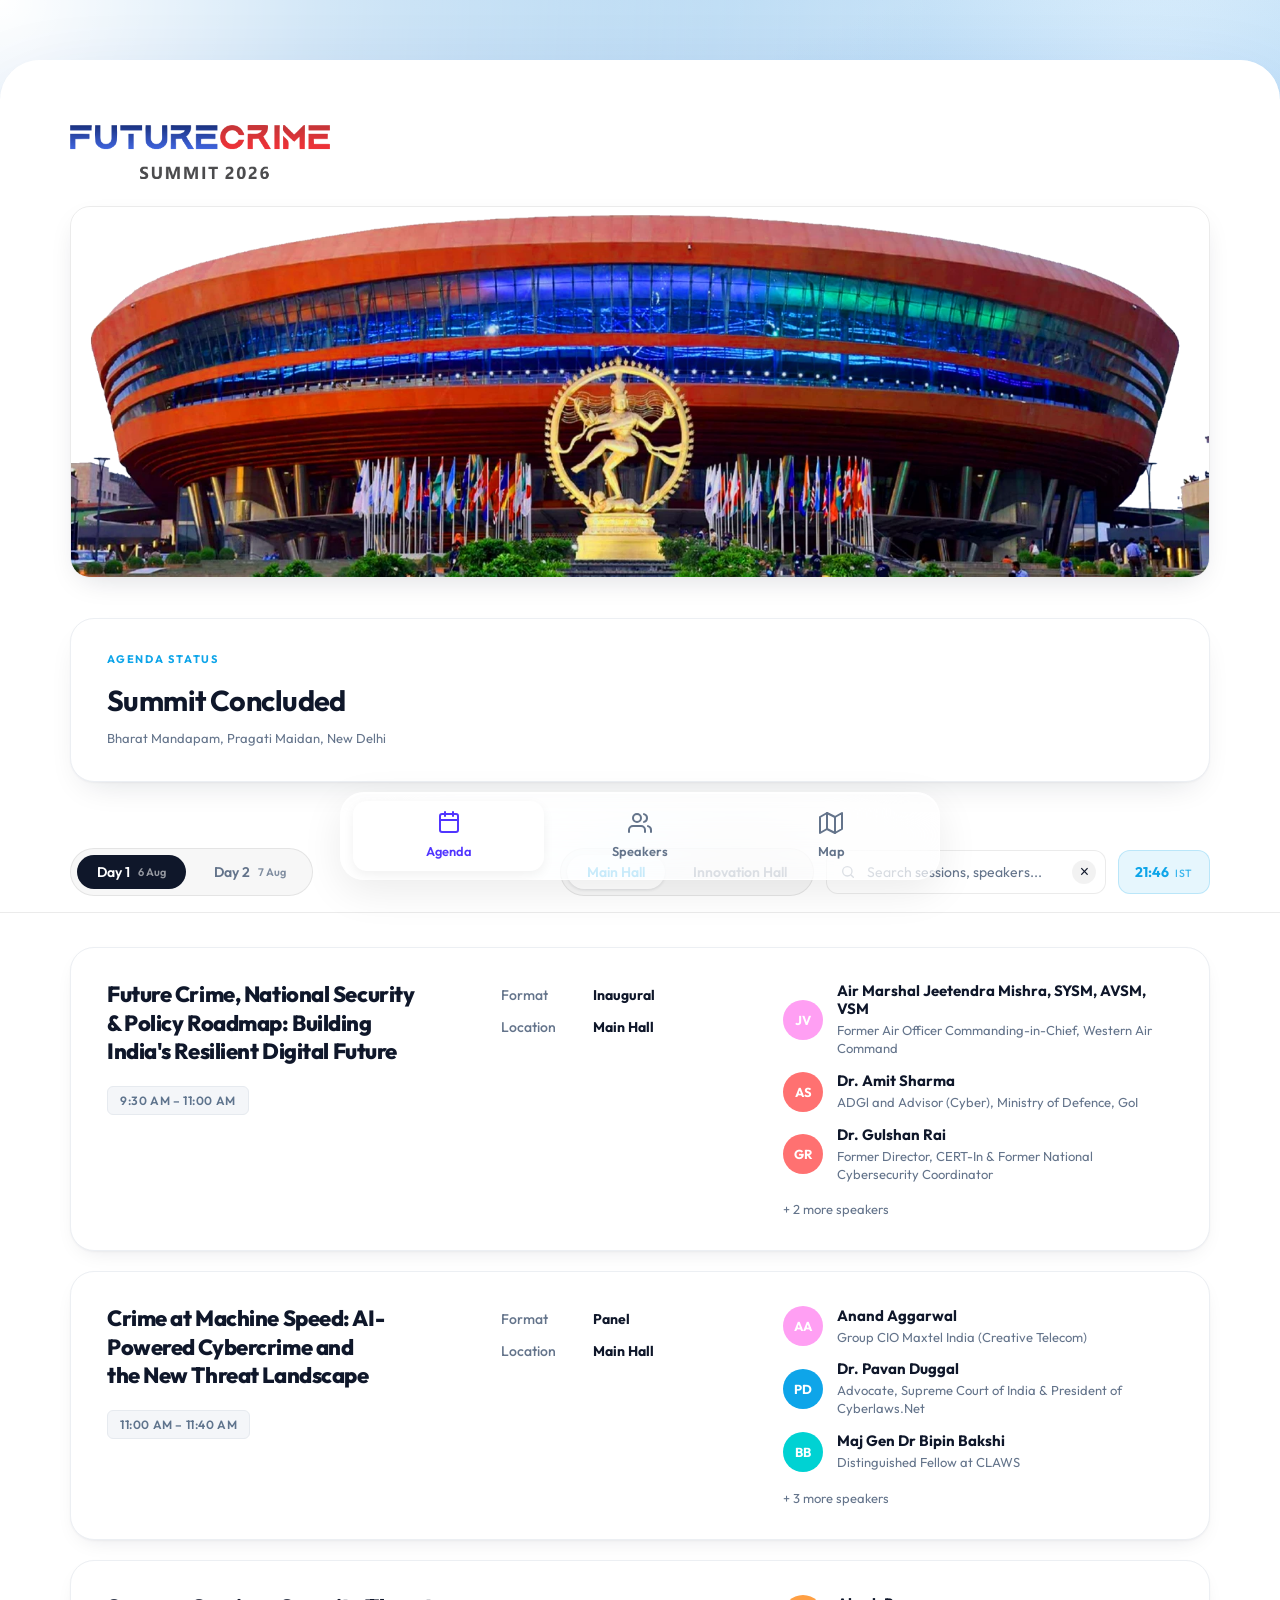
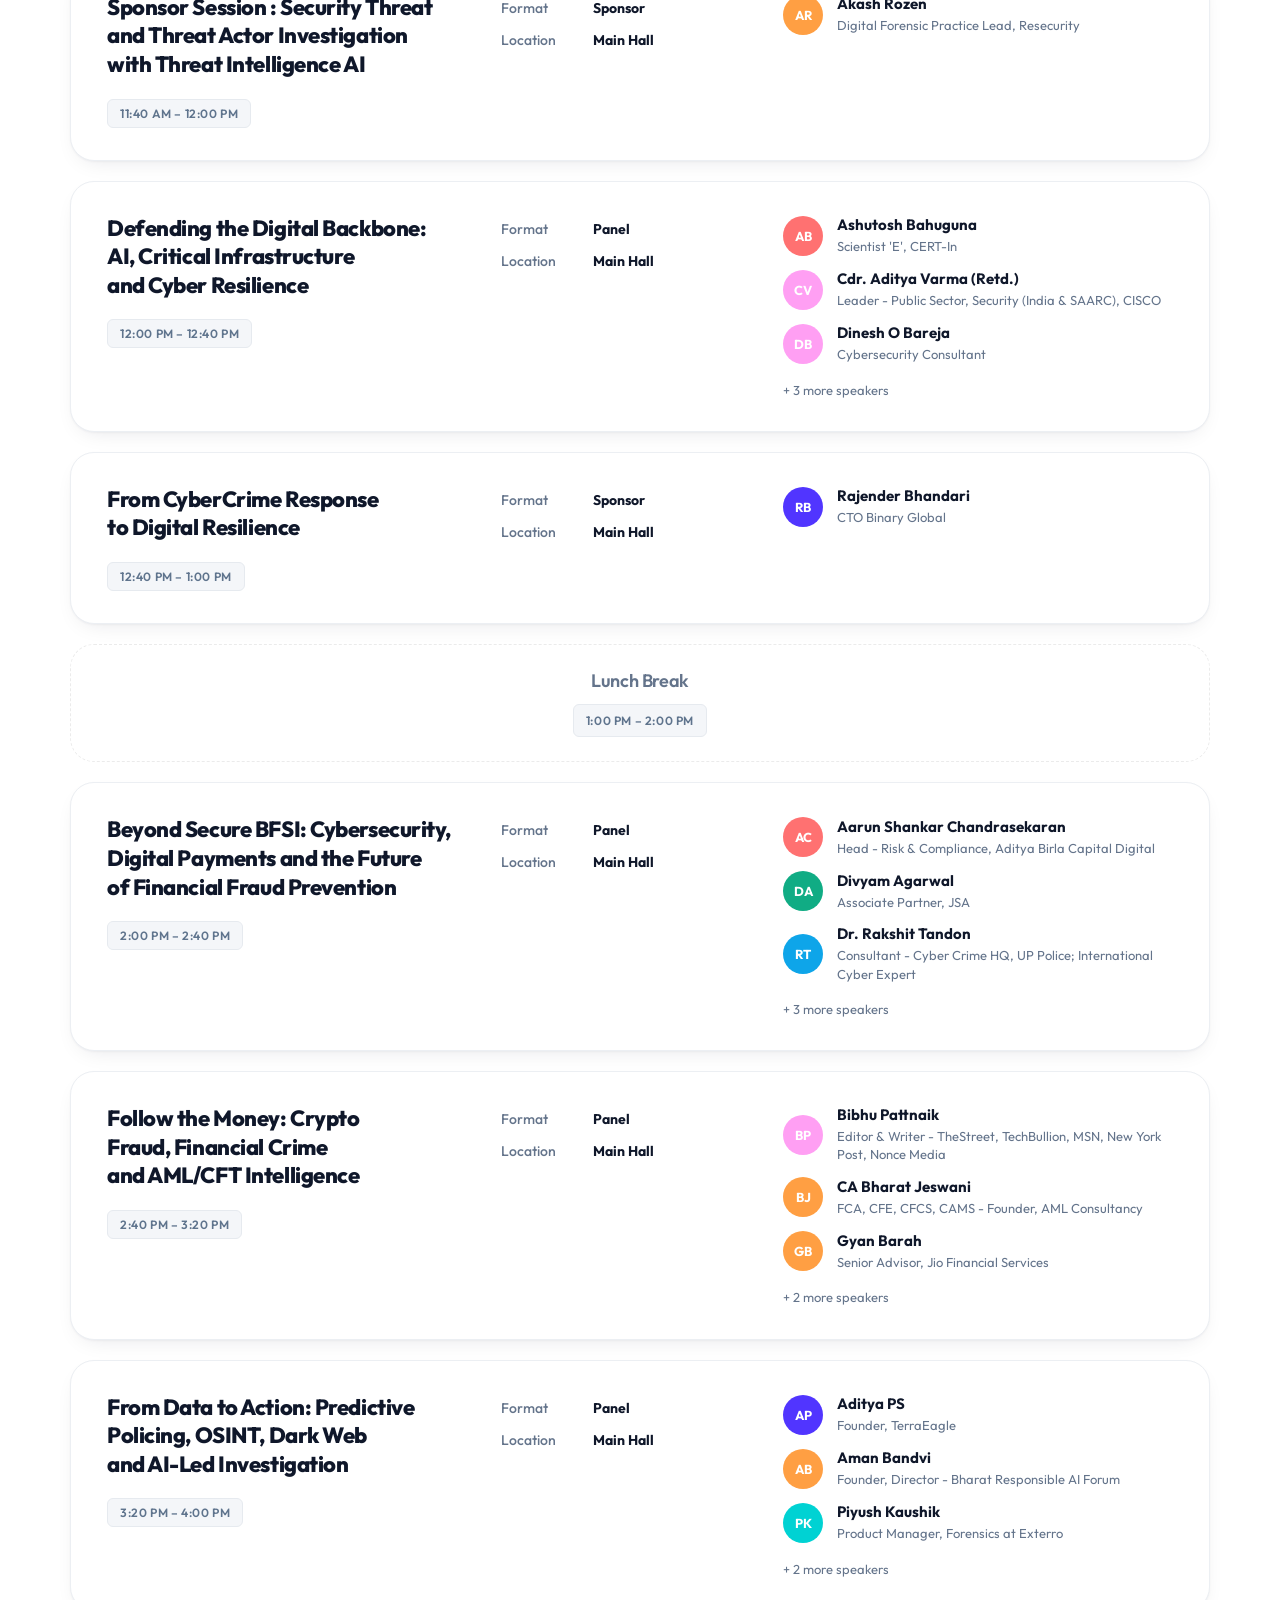
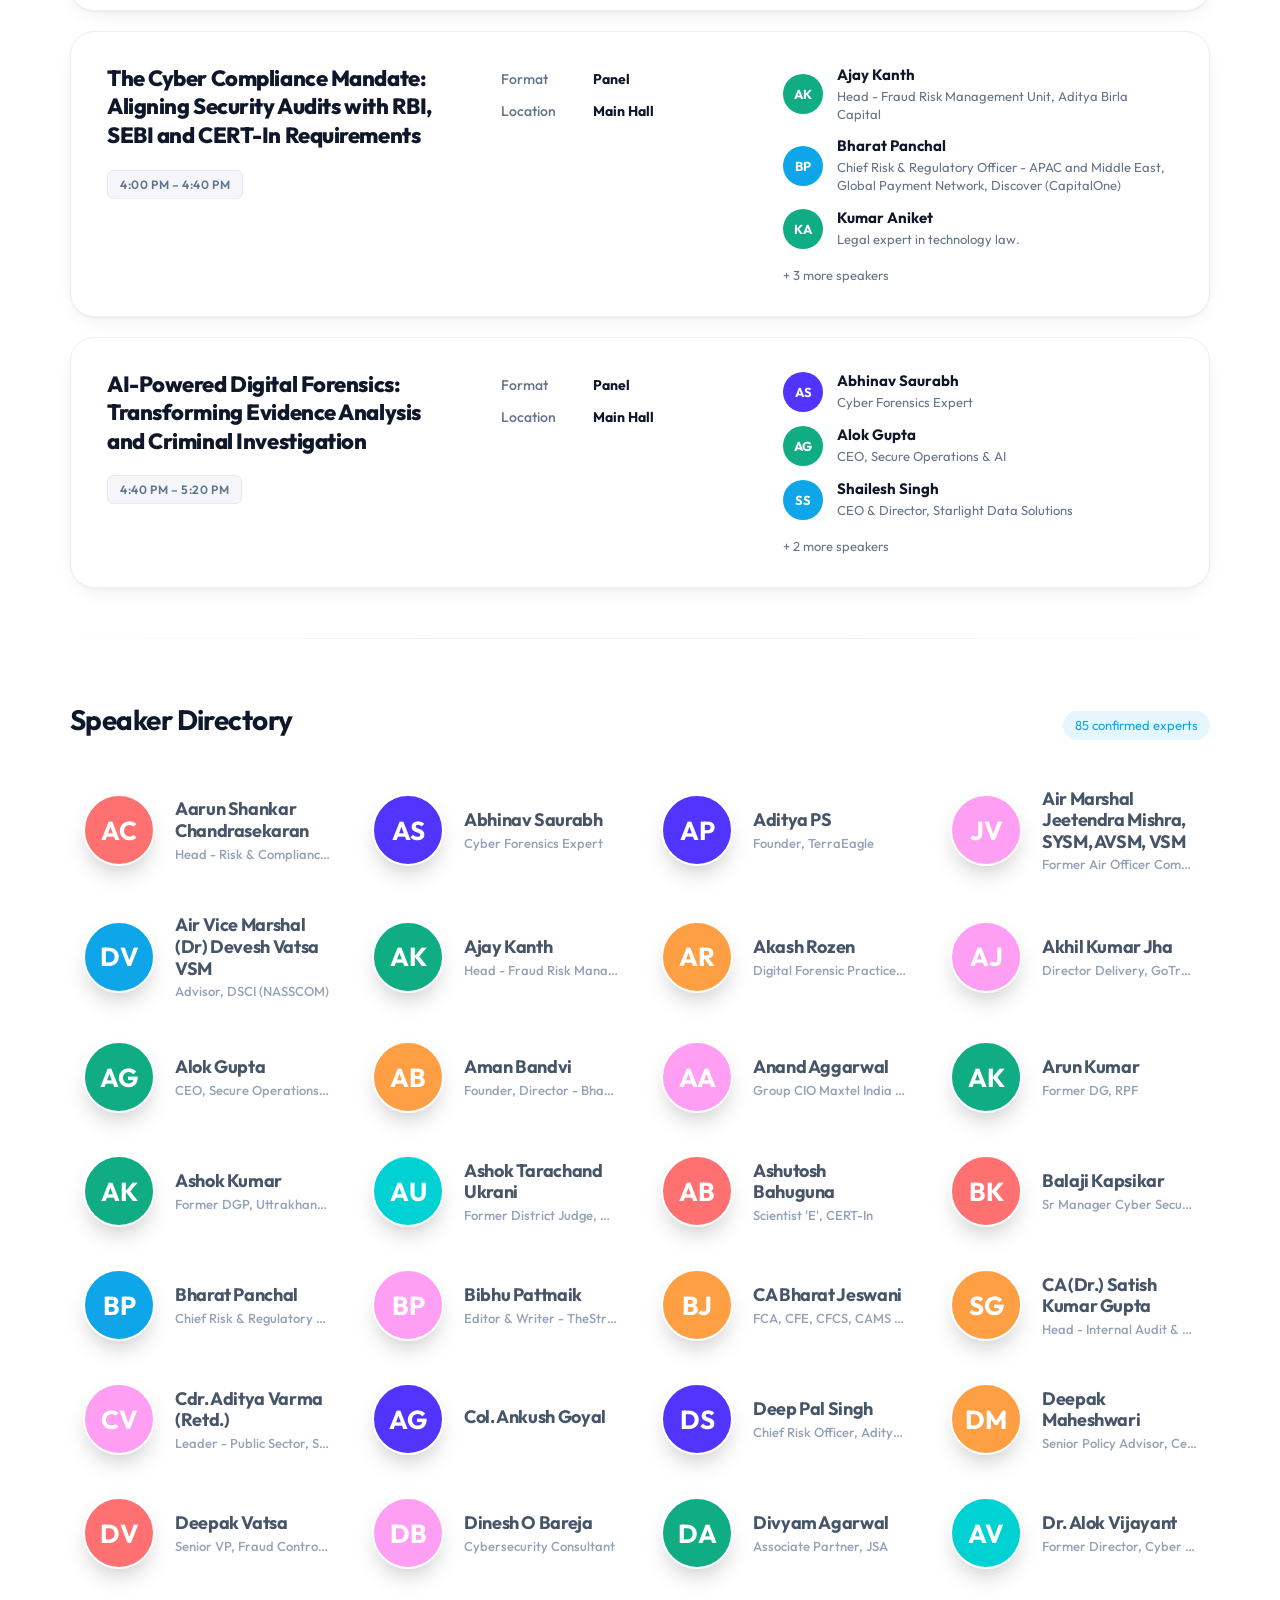
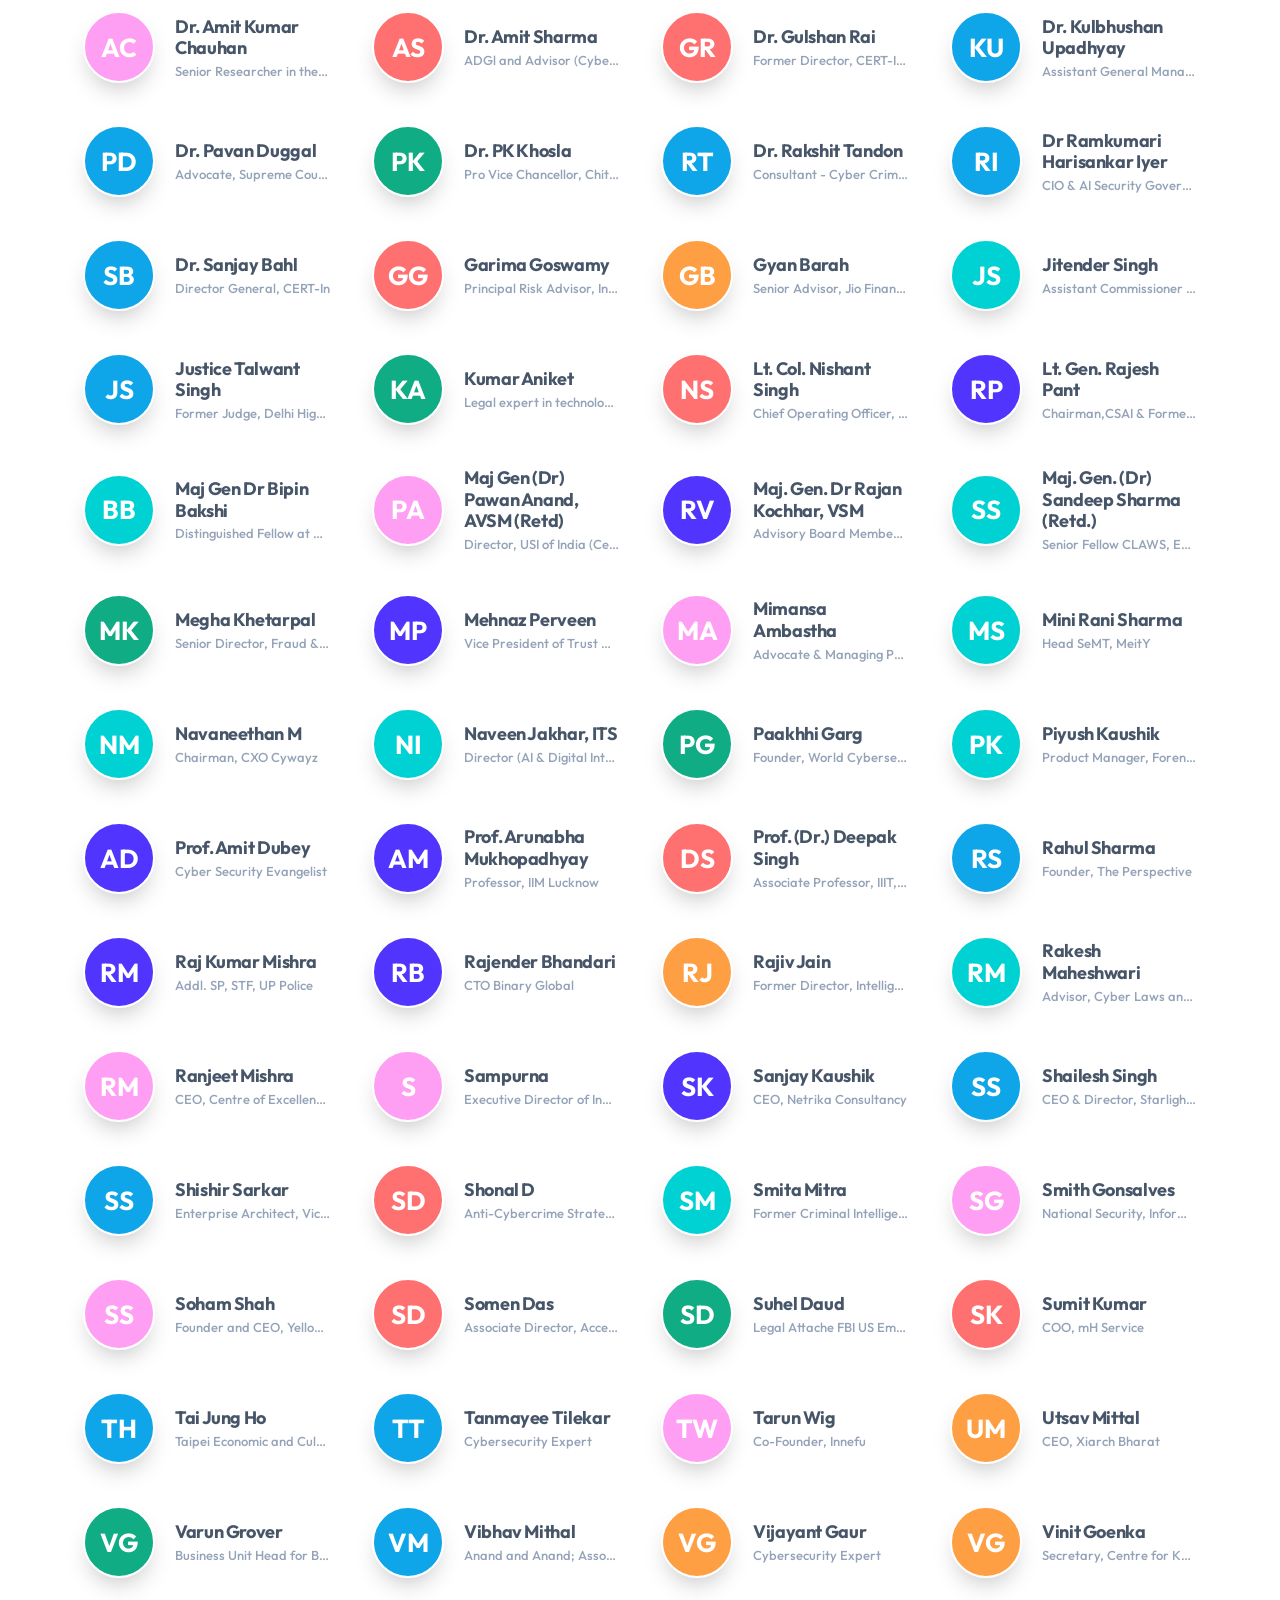
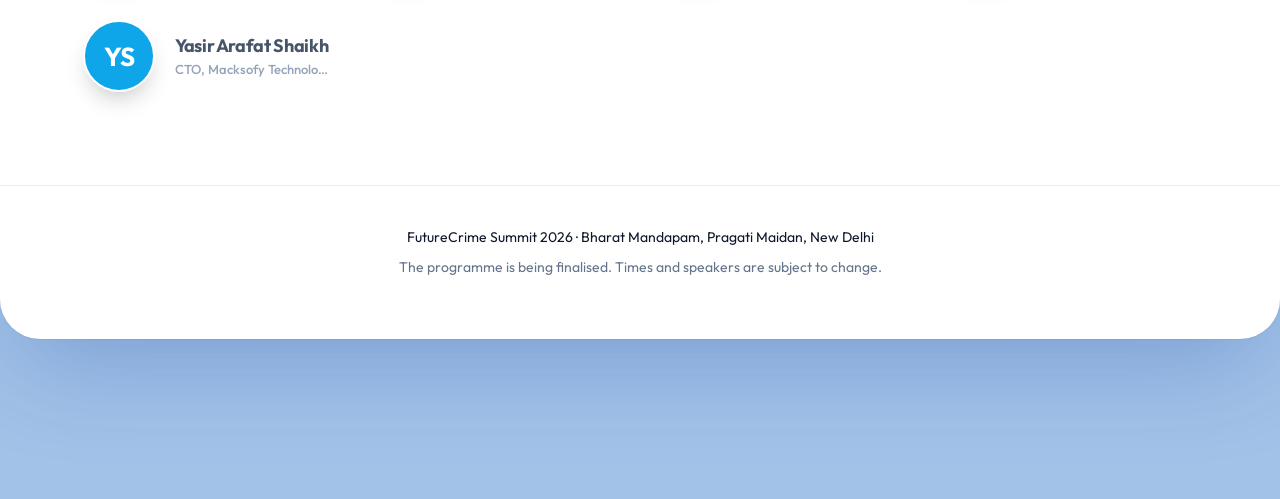
<file: agenda/index.html>
<!DOCTYPE html>
<html lang="en">
<head>
<meta charset="utf-8">
<meta name="viewport" content="width=device-width, initial-scale=1, viewport-fit=cover">
<title>Agenda · FutureCrime Summit 2026</title>
<meta name="description" content="Full two-day session schedule and speaker directory for the FutureCrime Summit 2026, 6–7 August 2026, Bharat Mandapam, New Delhi.">
<meta name="theme-color" content="#a2c2e8">
<link rel="shortcut icon" href="https://summit.futurecrime.org/assets/img/logo/favs.jpeg">
<link rel="preconnect" href="https://fonts.googleapis.com">
<link rel="preconnect" href="https://fonts.gstatic.com" crossorigin>
<link href="https://fonts.googleapis.com/css2?family=Outfit:wght@300;400;500;600;700;800&display=swap" rel="stylesheet">
<link rel="stylesheet" href="assets\css\agenda.css?v=1.1.31">
</head>
<body>

<div class="ambient-bg" aria-hidden="true"></div>

<div class="app-container">

  <header class="hero">
    <div class="wrap">
      <!-- Drop your logo file at images/logo.png, or point src at the one
           already on the site. -->
      <a class="hero-logo" href="https://summit.futurecrime.org/" aria-label="FutureCrime Summit home">
        <img src="assets/summit.png" alt="FutureCrime Summit">
      </a>

      <!-- Swap images/banner.jpg for your own artwork. Anything around
           1600x520 (roughly 3:1) fits without cropping. -->
      <div class="hero-banner">
        <img src="assets/1600x520.webp" alt="FutureCrime Summit 2026">
      </div>

      <!-- Fills itself in: what is running now, and what is next. -->
      <section class="live" id="live-strip" aria-live="polite" aria-label="Current session">
        <div class="live-skeleton">Initializing timeline data…</div>
      </section>
    </div>
  </header>

  <nav class="controls" id="controls" aria-label="Agenda filters">
    <div class="wrap controls-inner">
      <div class="days" id="day-tabs" role="tablist" aria-label="Event day"></div>
      <div class="filters">
        <div class="halls" id="hall-filters" role="group" aria-label="Filter by hall"></div>
        <div class="search">
          <svg viewBox="0 0 24 24" aria-hidden="true"><circle cx="11" cy="11" r="7"/><path d="M20 20l-3.5-3.5"/></svg>
          <input type="search" id="search" placeholder="Search sessions, speakers..." aria-label="Search the agenda" autocomplete="off">
          <button type="button" id="search-clear" class="clear" aria-label="Clear search" hidden>&times;</button>
        </div>
        <div class="controls-clock" aria-live="off">
          <span id="clock-time">--:--</span>
          <span class="controls-clock-tz">IST</span>
        </div>
      </div>
    </div>
  </nav>

  <main class="wrap">
    <section id="timeline" class="timeline" aria-label="Session timeline"></section>
    <p class="empty" id="empty" hidden>
      <strong>No matching sessions found.</strong>
      Adjust your search or hall filters to see the full day's agenda.
    </p>

    <section class="directory" id="directory" aria-labelledby="dir-heading">
      <div class="dir-head">
        <h2 id="dir-heading">Speaker Directory</h2>
        <p class="dir-count" id="dir-count"></p>
      </div>
      <div class="dir-grid" id="dir-grid"></div>
    </section>
  </main>

  <footer class="foot">
    <div class="wrap">
      <p>FutureCrime Summit 2026 · Bharat Mandapam, Pragati Maidan, New Delhi</p>
      <p class="foot-note">The programme is being finalised. Times and speakers are subject to change.</p>
    </div>
  </footer>

</div><!-- /.app-container -->

<div class="sheet" id="sheet" hidden role="dialog" aria-modal="true" aria-labelledby="sheet-title">
  <div class="sheet-backdrop" data-close></div>
  <div class="sheet-panel" role="document">
    <button class="sheet-close" data-close aria-label="Close">&times;</button>
    <div class="sheet-body" id="sheet-body"></div>
  </div>
</div>

<nav class="bottom-nav" aria-label="Primary navigation">
  <a href="#timeline" class="nav-item active">
    <svg viewBox="0 0 24 24" aria-hidden="true">
      <rect x="3" y="4" width="18" height="18" rx="2"></rect>
      <line x1="16" y1="2" x2="16" y2="6"></line>
      <line x1="8" y1="2" x2="8" y2="6"></line>
      <line x1="3" y1="10" x2="21" y2="10"></line>
    </svg>
    <span>Agenda</span>
  </a>

  <a href="#directory" class="nav-item">
    <svg viewBox="0 0 24 24" aria-hidden="true">
      <path d="M17 21v-2a4 4 0 0 0-4-4H5a4 4 0 0 0-4 4v2"></path>
      <circle cx="9" cy="7" r="4"></circle>
      <path d="M23 21v-2a4 4 0 0 0-3-3.87"></path>
      <path d="M16 3.13a4 4 0 0 1 0 7.75"></path>
    </svg>
    <span>Speakers</span>
  </a>

  <a href="#" class="nav-item" data-sheet="venue">
    <svg viewBox="0 0 24 24" aria-hidden="true">
      <polygon points="1 6 1 22 8 18 16 22 23 18 23 2 16 6 8 2 1 6"></polygon>
      <line x1="8" y1="2" x2="8" y2="18"></line>
      <line x1="16" y1="6" x2="16" y2="22"></line>
    </svg>
    <span>Map</span>
  </a>
</nav>

<!-- All content lives in data.js. It must load before agenda.js. -->
<script src="data.js?v=1.1.31"></script>
<script src="assets\js\agenda.js?v=1.1.31" defer></script>
</body>
</html>
</file>
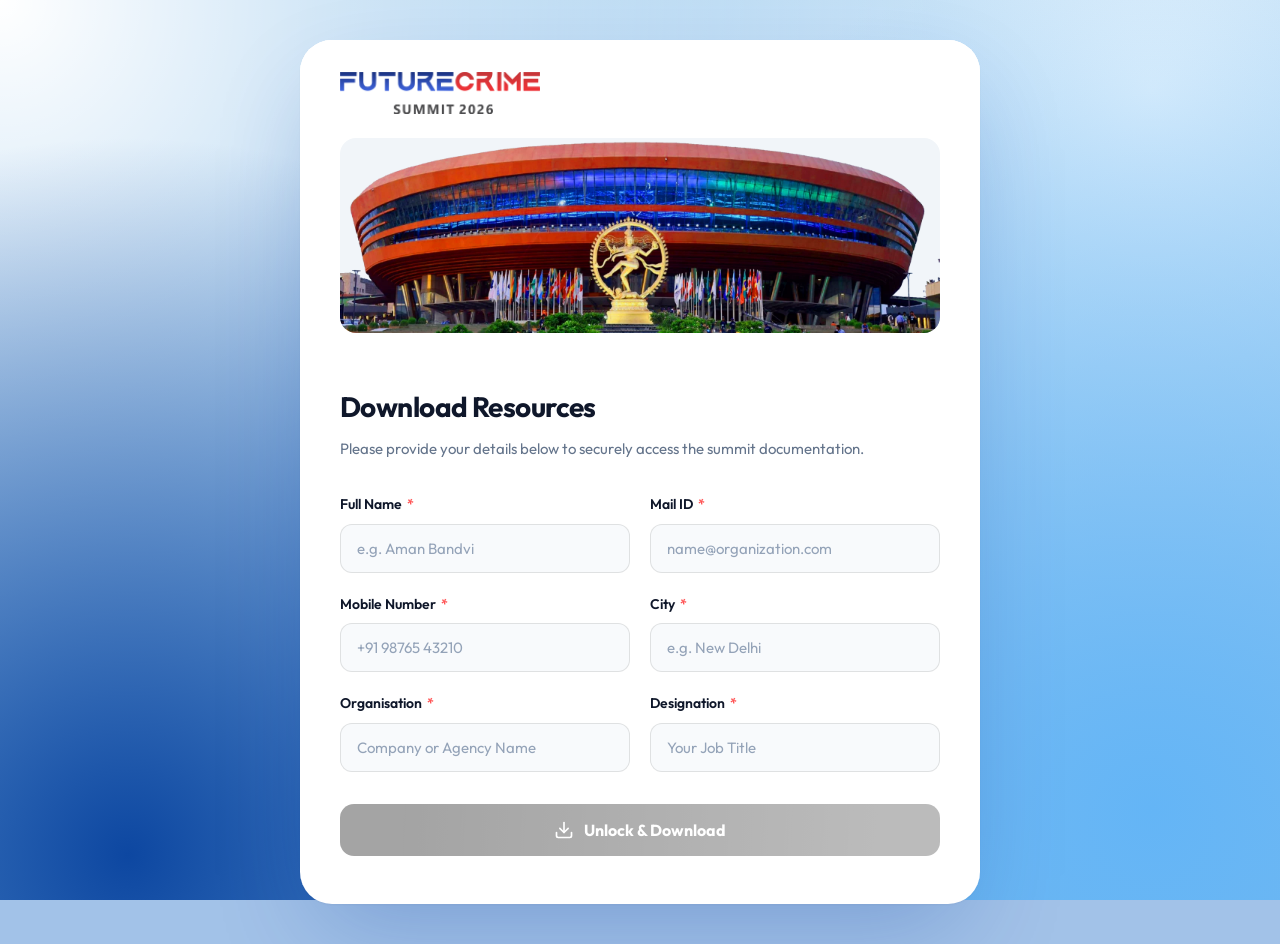
<file: test.html>
<!DOCTYPE html>
<html lang="en">
<head>
<meta charset="utf-8">
<meta name="viewport" content="width=device-width, initial-scale=1, viewport-fit=cover">
<title>Download Document · FutureCrime Summit 2026</title>
<link rel="preconnect" href="https://fonts.googleapis.com">
<link rel="preconnect" href="https://fonts.gstatic.com" crossorigin>
<link href="https://fonts.googleapis.com/css2?family=Outfit:wght@300;400;500;600;700;800&family=Fira+Code:wght@400;500;700&display=swap" rel="stylesheet">
<style>
:root {
  --bg-base: #f8fafc;
  --text-main: #0f172a;
  --text-muted: #64748b;
  --border-light: rgba(0, 0, 0, 0.1);
  --accent-cyan: #0ea5e9;
  --accent-purple: #5135FF;
  --accent-magenta: #FF5455;
  --grad-brand: linear-gradient(93deg, var(--accent-purple) 10.65%, var(--accent-magenta) 89.35%);
  --sans: 'Outfit', system-ui, -apple-system, sans-serif;
}

*, *::before, *::after { box-sizing: border-box; }

body {
  margin: 0;
  background-color: #a2c2e8; 
  color: var(--text-main);
  font-family: var(--sans);
  font-size: 16px;
  line-height: 1.6;
  -webkit-font-smoothing: antialiased;
  min-height: 100vh;
  display: flex;
  align-items: center;
  justify-content: center;
  padding: 40px 20px;
}

/* Background matching the agenda */
.ambient-bg {
  position: fixed;
  inset: 0;
  z-index: -2;
  pointer-events: none;
  background-color: #7db9e8;
  background-image:
    radial-gradient(circle at 10% 95%, #0d47a1 0%, transparent 50%),
    radial-gradient(circle at 90% 90%, #64b5f6 0%, transparent 60%),
    radial-gradient(circle at 0% 0%, #ffffff 0%, transparent 60%),
    radial-gradient(circle at 90% 10%, #e3f2fd 0%, transparent 60%);
}

.form-container {
  background: #ffffff;
  width: 100%;
  max-width: 680px;
  border-radius: 32px;
  box-shadow: 
    0 40px 100px -20px rgba(0, 50, 150, 0.25),
    0 1px 3px rgba(0, 0, 0, 0.05),
    inset 0 1px 1px rgba(255, 255, 255, 0.8);
  overflow: hidden;
  position: relative;
  z-index: 1;
}

/* Top Branding Area */
.branding {
  padding: 32px 40px 20px;
  background: #ffffff;
}

.logo-space {
  display: block;
  max-width: 200px;
  height: auto;
  margin-bottom: 24px;
}

/* Fallback if real logo image is broken */
.logo-placeholder {
  font-size: 24px;
  font-weight: 800;
  letter-spacing: -0.03em;
  color: var(--text-main);
  display: flex;
  align-items: center;
  gap: 4px;
}
.logo-placeholder .red { color: var(--accent-magenta); }

.banner-space {
  width: 100%;
  height: auto;
  border-radius: 16px;
  display: block;
  object-fit: cover;
  background: #f1f5f9;
}

.form-body {
  padding: 32px 40px 48px;
}

.form-title {
  margin: 0 0 8px 0;
  font-size: 28px;
  font-weight: 700;
  letter-spacing: -0.02em;
}
.form-desc {
  margin: 0 0 32px 0;
  color: var(--text-muted);
  font-size: 15px;
}

.grid-2 {
  display: grid;
  grid-template-columns: 1fr 1fr;
  gap: 20px;
}
@media (max-width: 600px) {
  .grid-2 { grid-template-columns: 1fr; }
}

.field {
  display: flex;
  flex-direction: column;
  gap: 8px;
  margin-bottom: 20px;
}

.field label {
  font-size: 14px;
  font-weight: 600;
  color: var(--text-main);
}
.field label span { color: var(--accent-magenta); margin-left: 2px; }

.field input {
  padding: 14px 16px;
  border-radius: 12px;
  border: 1px solid var(--border-light);
  background: #f8fafc;
  font-family: var(--sans);
  font-size: 15px;
  color: var(--text-main);
  transition: all .2s;
  width: 100%;
}
.field input:focus {
  outline: none;
  border-color: var(--accent-cyan);
  background: #ffffff;
  box-shadow: 0 0 0 3px var(--accent-cyan-dim);
}
.field input::placeholder { color: #94a3b8; }

.btn-submit {
  width: 100%;
  padding: 16px;
  margin-top: 12px;
  border-radius: 14px;
  border: none;
  background: var(--grad-brand);
  color: #ffffff;
  font-family: var(--sans);
  font-size: 16px;
  font-weight: 700;
  cursor: pointer;
  display: flex;
  align-items: center;
  justify-content: center;
  gap: 10px;
  transition: transform 0.2s, box-shadow 0.2s, opacity 0.2s;
  box-shadow: 0 10px 20px -10px var(--accent-purple);
}

.btn-submit:hover:not(:disabled) {
  transform: translateY(-2px);
  box-shadow: 0 15px 25px -10px var(--accent-purple);
}

.btn-submit:disabled {
  opacity: 0.5;
  cursor: not-allowed;
  transform: none;
  box-shadow: none;
  filter: grayscale(100%);
}

.btn-submit svg { width: 20px; height: 20px; fill: none; stroke: currentColor; stroke-width: 2; stroke-linecap: round; stroke-linejoin: round; }

/* Success State */
.success-msg {
  display: none;
  text-align: center;
  padding: 40px 20px;
}
.success-msg.active { display: block; }
.form-content.hidden { display: none; }

.success-icon {
  width: 64px; height: 64px;
  background: rgba(16, 172, 132, 0.1);
  color: #10AC84;
  border-radius: 50%;
  display: inline-grid; place-items: center;
  margin-bottom: 20px;
}
.success-icon svg { width: 32px; height: 32px; fill: none; stroke: currentColor; stroke-width: 2; stroke-linecap: round; stroke-linejoin: round; }
</style>
</head>
<body>

<div class="ambient-bg" aria-hidden="true"></div>

<main class="form-container">
  
  <!-- Branding Header -->
  <div class="branding">
    <!-- Real logo image fallback -->
    <img src="agenda/assets/summit.png" alt="FutureCrime Summit" class="logo-space" onerror="this.outerHTML='<div class=\'logo-placeholder\'>FUTURE<span class=\'red\'>CRIME</span></div>'">
    
    <!-- Banner Image provided by user -->
    <img src="agenda/assets/1600x520.webp" alt="Summit Venue Banner" class="banner-space" onerror="this.src='https://placehold.co/1200x400/f1f5f9/64748b?text=Venue+Banner+Image'">
  </div>

  <div class="form-body">
    
    <div class="form-content" id="form-content">
      <h1 class="form-title">Download Resources</h1>
      <p class="form-desc">Please provide your details below to securely access the summit documentation.</p>

      <form id="download-form">
        <div class="grid-2">
          <div class="field">
            <label for="name">Full Name <span>*</span></label>
            <input type="text" id="name" required placeholder="e.g. Aman Bandvi">
          </div>
          <div class="field">
            <label for="email">Mail ID <span>*</span></label>
            <input type="email" id="email" required placeholder="name@organization.com">
          </div>
        </div>

        <div class="grid-2">
          <div class="field">
            <label for="mobile">Mobile Number <span>*</span></label>
            <input type="tel" id="mobile" required placeholder="+91 98765 43210">
          </div>
          <div class="field">
            <label for="city">City <span>*</span></label>
            <input type="text" id="city" required placeholder="e.g. New Delhi">
          </div>
        </div>

        <div class="grid-2">
          <div class="field">
            <label for="org">Organisation <span>*</span></label>
            <input type="text" id="org" required placeholder="Company or Agency Name">
          </div>
          <div class="field">
            <label for="designation">Designation <span>*</span></label>
            <input type="text" id="designation" required placeholder="Your Job Title">
          </div>
        </div>

        <button type="submit" class="btn-submit" id="submit-btn" disabled>
          <svg viewBox="0 0 24 24"><path d="M21 15v4a2 2 0 0 1-2 2H5a2 2 0 0 1-2-2v-4"></path><polyline points="7 10 12 15 17 10"></polyline><line x1="12" y1="15" x2="12" y2="3"></line></svg>
          Unlock & Download
        </button>
      </form>
    </div>

    <div class="success-msg" id="success-msg">
      <div class="success-icon">
        <svg viewBox="0 0 24 24"><polyline points="20 6 9 17 4 12"></polyline></svg>
      </div>
      <h2 class="form-title">Download Started!</h2>
      <p class="form-desc">Your document is being downloaded securely. Thank you for your interest in the FutureCrime Summit.</p>
      <button type="button" class="btn-submit" style="background:var(--bg-base); color:var(--text-main); box-shadow:none; border:1px solid var(--border-light);" onclick="location.reload()">
        Return
      </button>
    </div>

  </div>
</main>

<script>
document.addEventListener('DOMContentLoaded', () => {
  const form = document.getElementById('download-form');
  const btn = document.getElementById('submit-btn');
  const inputs = form.querySelectorAll('input[required]');

  // Function to check if all mandatory fields have values
  const checkValidity = () => {
    let isValid = true;
    inputs.forEach(input => {
      if (!input.value.trim()) {
        isValid = false;
      }
    });
    btn.disabled = !isValid;
  };

  // Listen to input changes on all fields
  inputs.forEach(input => {
    input.addEventListener('input', checkValidity);
    input.addEventListener('change', checkValidity);
  });

  // Handle form submission
  form.addEventListener('submit', (e) => {
    e.preventDefault();
    
    // 1. Swap UI to success message
    document.getElementById('form-content').classList.add('hidden');
    document.getElementById('success-msg').classList.add('active');

    // 2. Trigger a fake download for demonstration purposes
    // In a real scenario, this would point to the actual PDF/DOC URL
    const fakeLink = document.createElement('a');
    fakeLink.href = 'data:text/plain;charset=utf-8,' + encodeURIComponent('Mock Document Content for FutureCrime Summit 2026.');
    fakeLink.download = 'FutureCrime_Summit_2026_Agenda.txt';
    document.body.appendChild(fakeLink);
    fakeLink.click();
    document.body.removeChild(fakeLink);
  });
});
</script>

</body>
</html>
</file>
